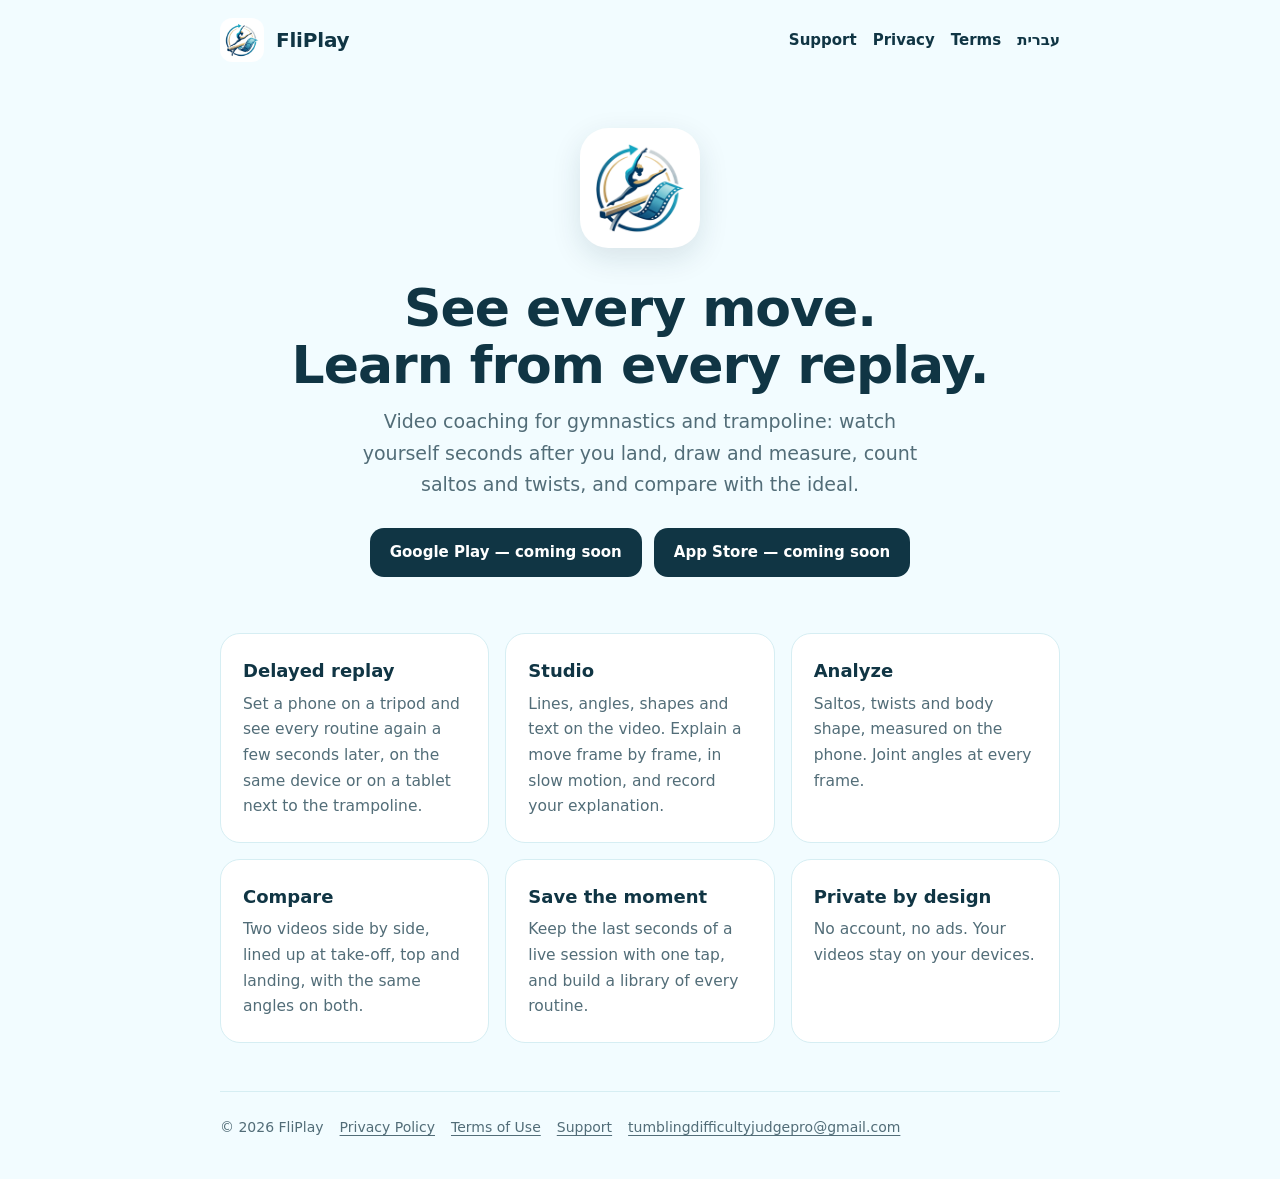
<file: index.html>
<!doctype html>
<html lang="en">
<head>
<meta charset="utf-8">
<meta name="viewport" content="width=device-width, initial-scale=1">
<title>FliPlay — Gymnastics video coaching</title>
<meta name="description" content="FliPlay: delayed replay, drawing tools, salto and twist analysis and side-by-side comparison for gymnastics coaches and athletes.">
<link rel="icon" href="favicon.png">
<link rel="stylesheet" href="style.css">
</head>
<body>
<div class="wrap">
  <header class="top">
    <img src="icon.png" alt=""><span class="name">FliPlay</span>
    <nav><a href="support.html">Support</a><a href="privacy.html">Privacy</a><a href="terms.html">Terms</a><a href="he/" lang="he">עברית</a></nav>
  </header>

  <section class="hero">
    <img src="icon.png" alt="FliPlay icon">
    <h1>See every move.<br>Learn from every replay.</h1>
    <p>Video coaching for gymnastics and trampoline: watch yourself seconds after you land, draw and measure, count saltos and twists, and compare with the ideal.</p>
    <div class="stores"><span>Google Play — coming soon</span><span>App Store — coming soon</span></div>
  </section>

  <section class="grid">
    <div class="card"><h3>Delayed replay</h3><p>Set a phone on a tripod and see every routine again a few seconds later, on the same device or on a tablet next to the trampoline.</p></div>
    <div class="card"><h3>Studio</h3><p>Lines, angles, shapes and text on the video. Explain a move frame by frame, in slow motion, and record your explanation.</p></div>
    <div class="card"><h3>Analyze</h3><p>Saltos, twists and body shape, measured on the phone. Joint angles at every frame.</p></div>
    <div class="card"><h3>Compare</h3><p>Two videos side by side, lined up at take-off, top and landing, with the same angles on both.</p></div>
    <div class="card"><h3>Save the moment</h3><p>Keep the last seconds of a live session with one tap, and build a library of every routine.</p></div>
    <div class="card"><h3>Private by design</h3><p>No account, no ads. Your videos stay on your devices.</p></div>
  </section>

  <footer><span>© 2026 FliPlay</span><a href="privacy.html">Privacy Policy</a><a href="terms.html">Terms of Use</a><a href="support.html">Support</a><a href="mailto:tumblingdifficultyjudgepro@gmail.com">tumblingdifficultyjudgepro@gmail.com</a></footer>
</div>
</body>
</html>
</file>
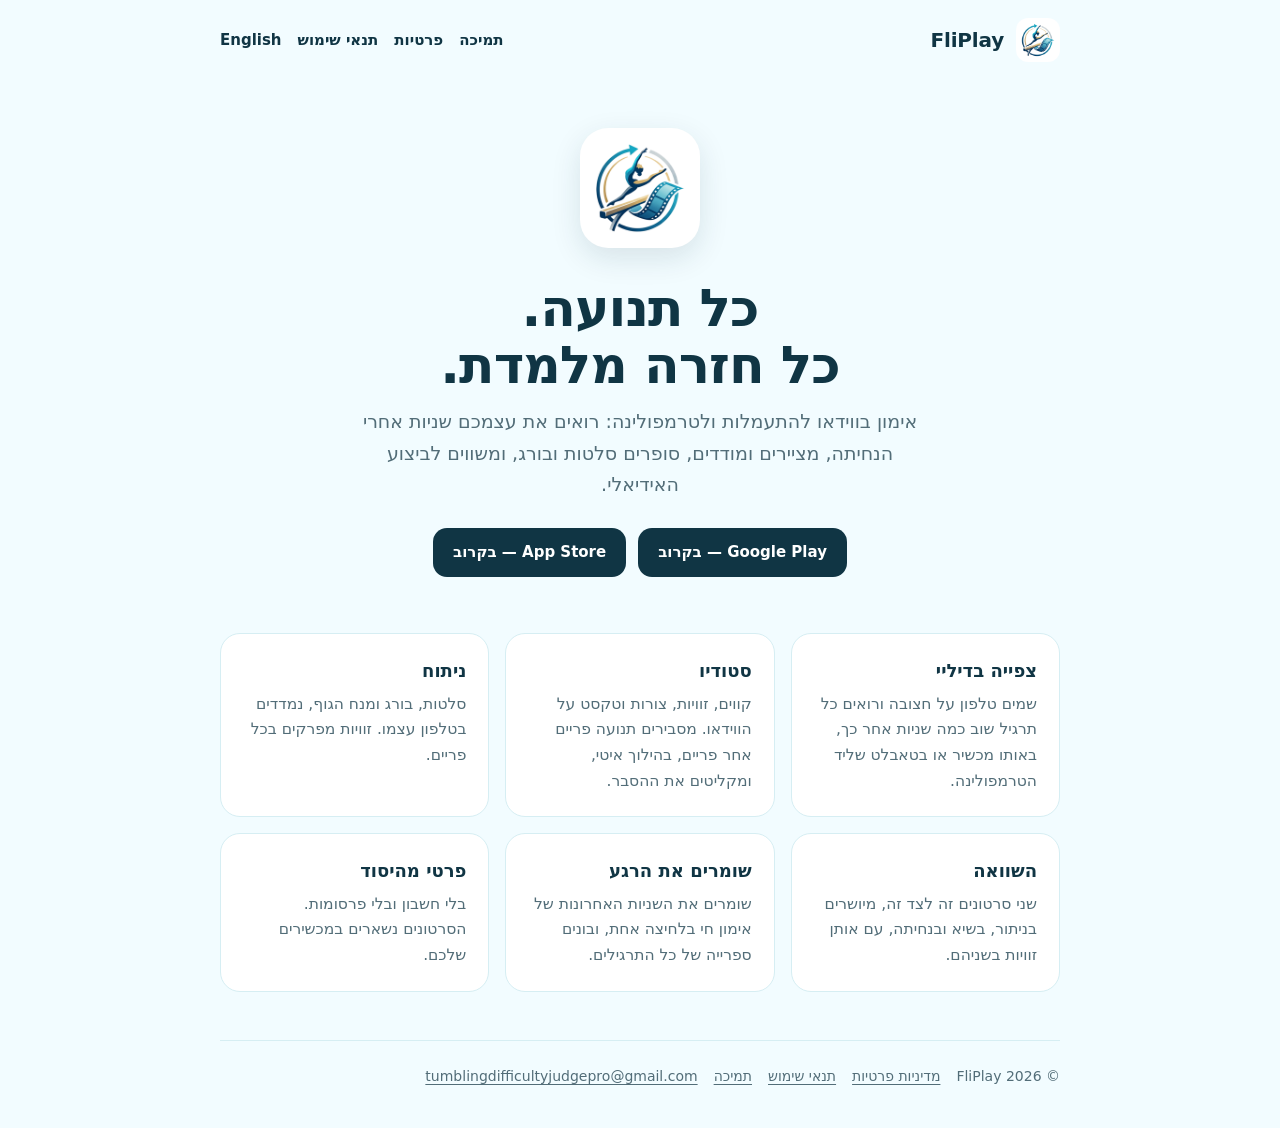
<file: he/index.html>
<!doctype html>
<html lang="he" dir="rtl">
<head>
<meta charset="utf-8">
<meta name="viewport" content="width=device-width, initial-scale=1">
<title>FliPlay — אימון התעמלות בווידאו</title>
<meta name="description" content="FliPlay: צפייה בדיליי, כלי ציור ומדידה, ספירת סלטות ובורג והשוואה בין סרטונים, למאמני ומתעמלי התעמלות וטרמפולינה.">
<link rel="icon" href="../favicon.png">
<link rel="stylesheet" href="../style.css">
</head>
<body dir="rtl">
<div class="wrap">
  <header class="top">
    <img src="../icon.png" alt=""><span class="name">FliPlay</span>
    <nav><a href="support.html">תמיכה</a><a href="privacy.html">פרטיות</a><a href="terms.html">תנאי שימוש</a><a href="../" lang="en">English</a></nav>
  </header>

  <section class="hero">
    <img src="../icon.png" alt="הסמל של FliPlay">
    <h1>כל תנועה.<br>כל חזרה מלמדת.</h1>
    <p>אימון בווידאו להתעמלות ולטרמפולינה: רואים את עצמכם שניות אחרי הנחיתה, מציירים ומודדים, סופרים סלטות ובורג, ומשווים לביצוע האידיאלי.</p>
    <div class="stores"><span>Google Play — בקרוב</span><span>App Store — בקרוב</span></div>
  </section>

  <section class="grid">
    <div class="card"><h3>צפייה בדיליי</h3><p>שמים טלפון על חצובה ורואים כל תרגיל שוב כמה שניות אחר כך, באותו מכשיר או בטאבלט שליד הטרמפולינה.</p></div>
    <div class="card"><h3>סטודיו</h3><p>קווים, זוויות, צורות וטקסט על הווידאו. מסבירים תנועה פריים אחר פריים, בהילוך איטי, ומקליטים את ההסבר.</p></div>
    <div class="card"><h3>ניתוח</h3><p>סלטות, בורג ומנח הגוף, נמדדים בטלפון עצמו. זוויות מפרקים בכל פריים.</p></div>
    <div class="card"><h3>השוואה</h3><p>שני סרטונים זה לצד זה, מיושרים בניתור, בשיא ובנחיתה, עם אותן זוויות בשניהם.</p></div>
    <div class="card"><h3>שומרים את הרגע</h3><p>שומרים את השניות האחרונות של אימון חי בלחיצה אחת, ובונים ספרייה של כל התרגילים.</p></div>
    <div class="card"><h3>פרטי מהיסוד</h3><p>בלי חשבון ובלי פרסומות. הסרטונים נשארים במכשירים שלכם.</p></div>
  </section>

  <footer><span>© 2026 FliPlay</span><a href="privacy.html">מדיניות פרטיות</a><a href="terms.html">תנאי שימוש</a><a href="support.html">תמיכה</a><a href="mailto:tumblingdifficultyjudgepro@gmail.com">tumblingdifficultyjudgepro@gmail.com</a></footer>
</div>
</body>
</html>
</file>
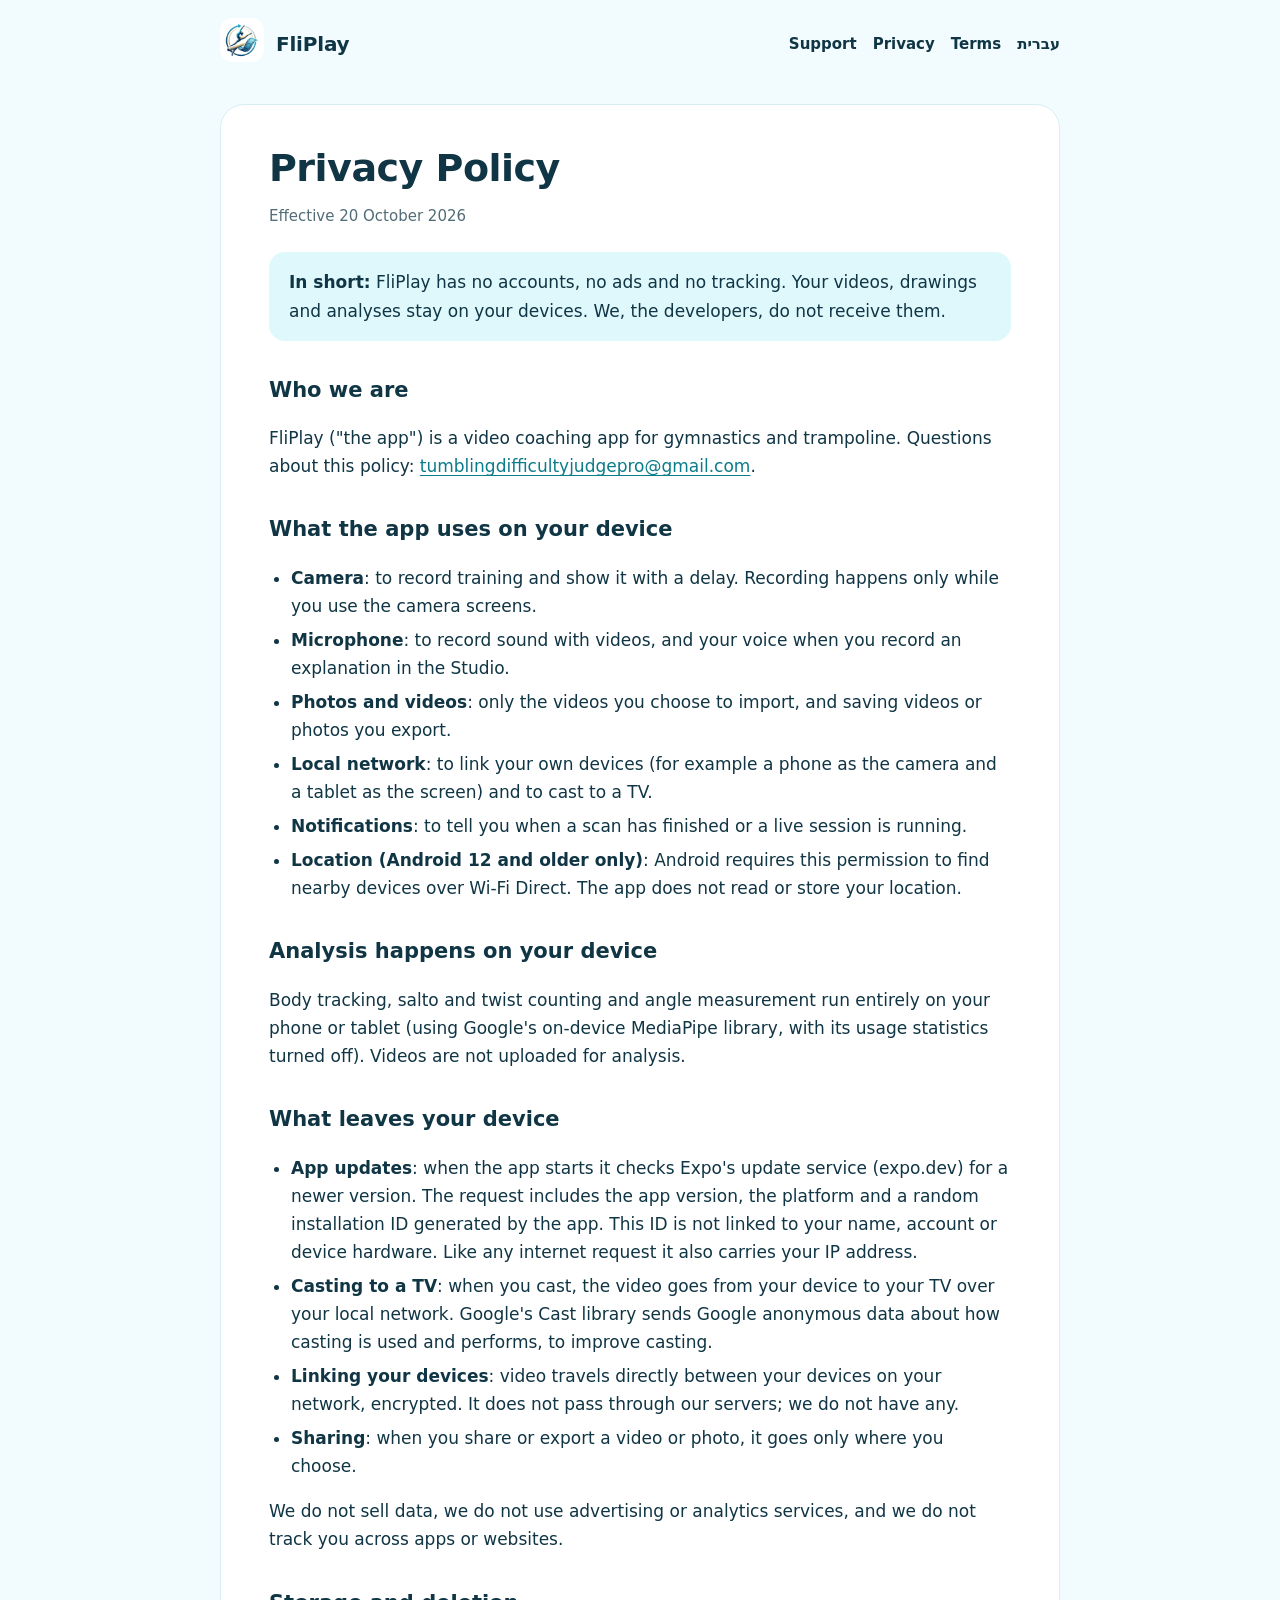
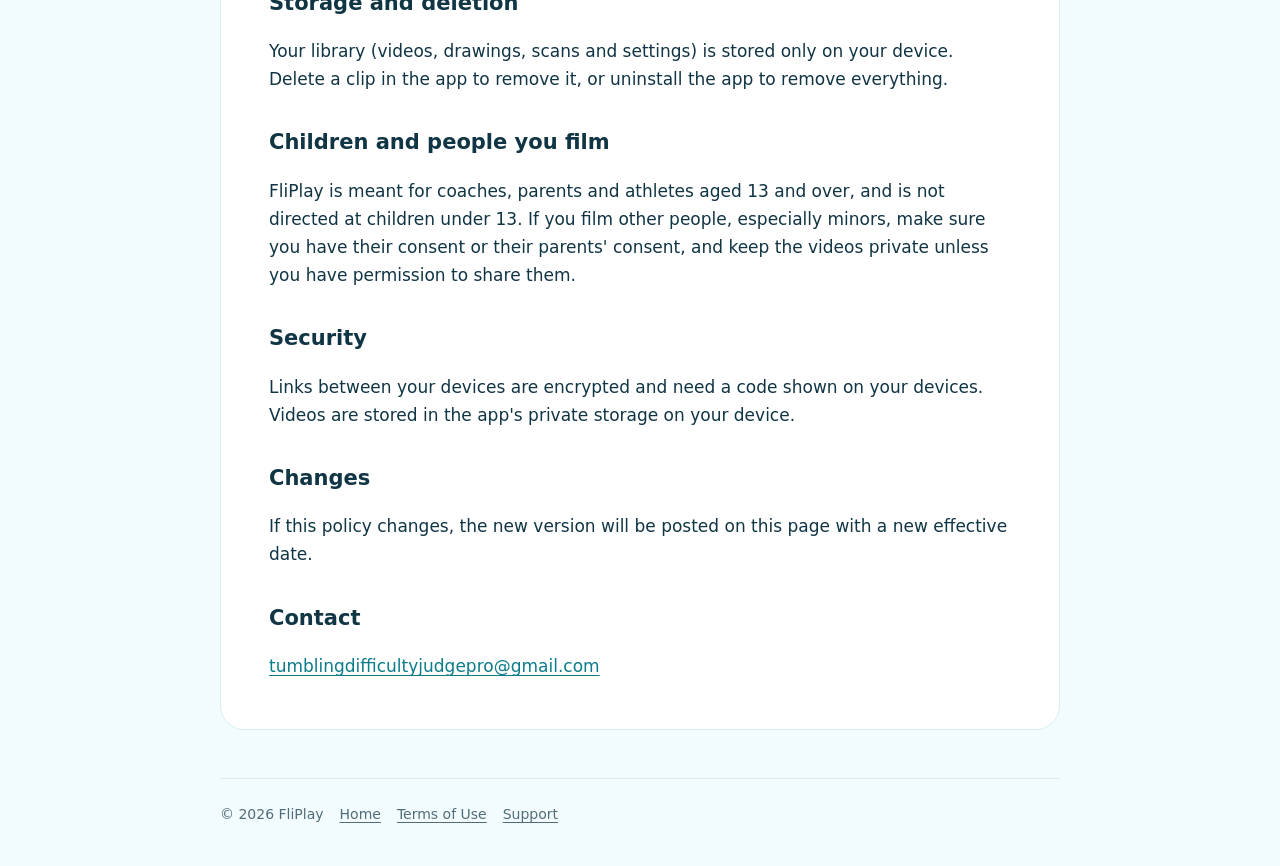
<file: privacy.html>
<!doctype html>
<html lang="en">
<head>
<meta charset="utf-8">
<meta name="viewport" content="width=device-width, initial-scale=1">
<title>Privacy Policy — FliPlay</title>
<link rel="icon" href="favicon.png">
<link rel="stylesheet" href="style.css">
</head>
<body>
<div class="wrap">
  <header class="top">
    <a href="./"><img src="icon.png" alt="FliPlay"></a><span class="name">FliPlay</span>
    <nav><a href="support.html">Support</a><a href="privacy.html">Privacy</a><a href="terms.html">Terms</a><a href="he/privacy.html" lang="he">עברית</a></nav>
  </header>

  <article class="doc">
    <h1>Privacy Policy</h1>
    <p class="date">Effective 20 October 2026</p>

    <p class="summary"><strong>In short:</strong> FliPlay has no accounts, no ads and no tracking. Your videos, drawings and analyses stay on your devices. We, the developers, do not receive them.</p>

    <h2>Who we are</h2>
    <p>FliPlay ("the app") is a video coaching app for gymnastics and trampoline. Questions about this policy: <a href="mailto:tumblingdifficultyjudgepro@gmail.com">tumblingdifficultyjudgepro@gmail.com</a>.</p>

    <h2>What the app uses on your device</h2>
    <ul>
      <li><strong>Camera</strong>: to record training and show it with a delay. Recording happens only while you use the camera screens.</li>
      <li><strong>Microphone</strong>: to record sound with videos, and your voice when you record an explanation in the Studio.</li>
      <li><strong>Photos and videos</strong>: only the videos you choose to import, and saving videos or photos you export.</li>
      <li><strong>Local network</strong>: to link your own devices (for example a phone as the camera and a tablet as the screen) and to cast to a TV.</li>
      <li><strong>Notifications</strong>: to tell you when a scan has finished or a live session is running.</li>
      <li><strong>Location (Android 12 and older only)</strong>: Android requires this permission to find nearby devices over Wi-Fi Direct. The app does not read or store your location.</li>
    </ul>

    <h2>Analysis happens on your device</h2>
    <p>Body tracking, salto and twist counting and angle measurement run entirely on your phone or tablet (using Google's on-device MediaPipe library, with its usage statistics turned off). Videos are not uploaded for analysis.</p>

    <h2>What leaves your device</h2>
    <ul>
      <li><strong>App updates</strong>: when the app starts it checks Expo's update service (expo.dev) for a newer version. The request includes the app version, the platform and a random installation ID generated by the app. This ID is not linked to your name, account or device hardware. Like any internet request it also carries your IP address.</li>
      <li><strong>Casting to a TV</strong>: when you cast, the video goes from your device to your TV over your local network. Google's Cast library sends Google anonymous data about how casting is used and performs, to improve casting.</li>
      <li><strong>Linking your devices</strong>: video travels directly between your devices on your network, encrypted. It does not pass through our servers; we do not have any.</li>
      <li><strong>Sharing</strong>: when you share or export a video or photo, it goes only where you choose.</li>
    </ul>
    <p>We do not sell data, we do not use advertising or analytics services, and we do not track you across apps or websites.</p>

    <h2>Storage and deletion</h2>
    <p>Your library (videos, drawings, scans and settings) is stored only on your device. Delete a clip in the app to remove it, or uninstall the app to remove everything.</p>

    <h2>Children and people you film</h2>
    <p>FliPlay is meant for coaches, parents and athletes aged 13 and over, and is not directed at children under 13. If you film other people, especially minors, make sure you have their consent or their parents' consent, and keep the videos private unless you have permission to share them.</p>

    <h2>Security</h2>
    <p>Links between your devices are encrypted and need a code shown on your devices. Videos are stored in the app's private storage on your device.</p>

    <h2>Changes</h2>
    <p>If this policy changes, the new version will be posted on this page with a new effective date.</p>

    <h2>Contact</h2>
    <p><a href="mailto:tumblingdifficultyjudgepro@gmail.com">tumblingdifficultyjudgepro@gmail.com</a></p>
  </article>

  <footer><span>© 2026 FliPlay</span><a href="./">Home</a><a href="terms.html">Terms of Use</a><a href="support.html">Support</a></footer>
</div>
</body>
</html>
</file>
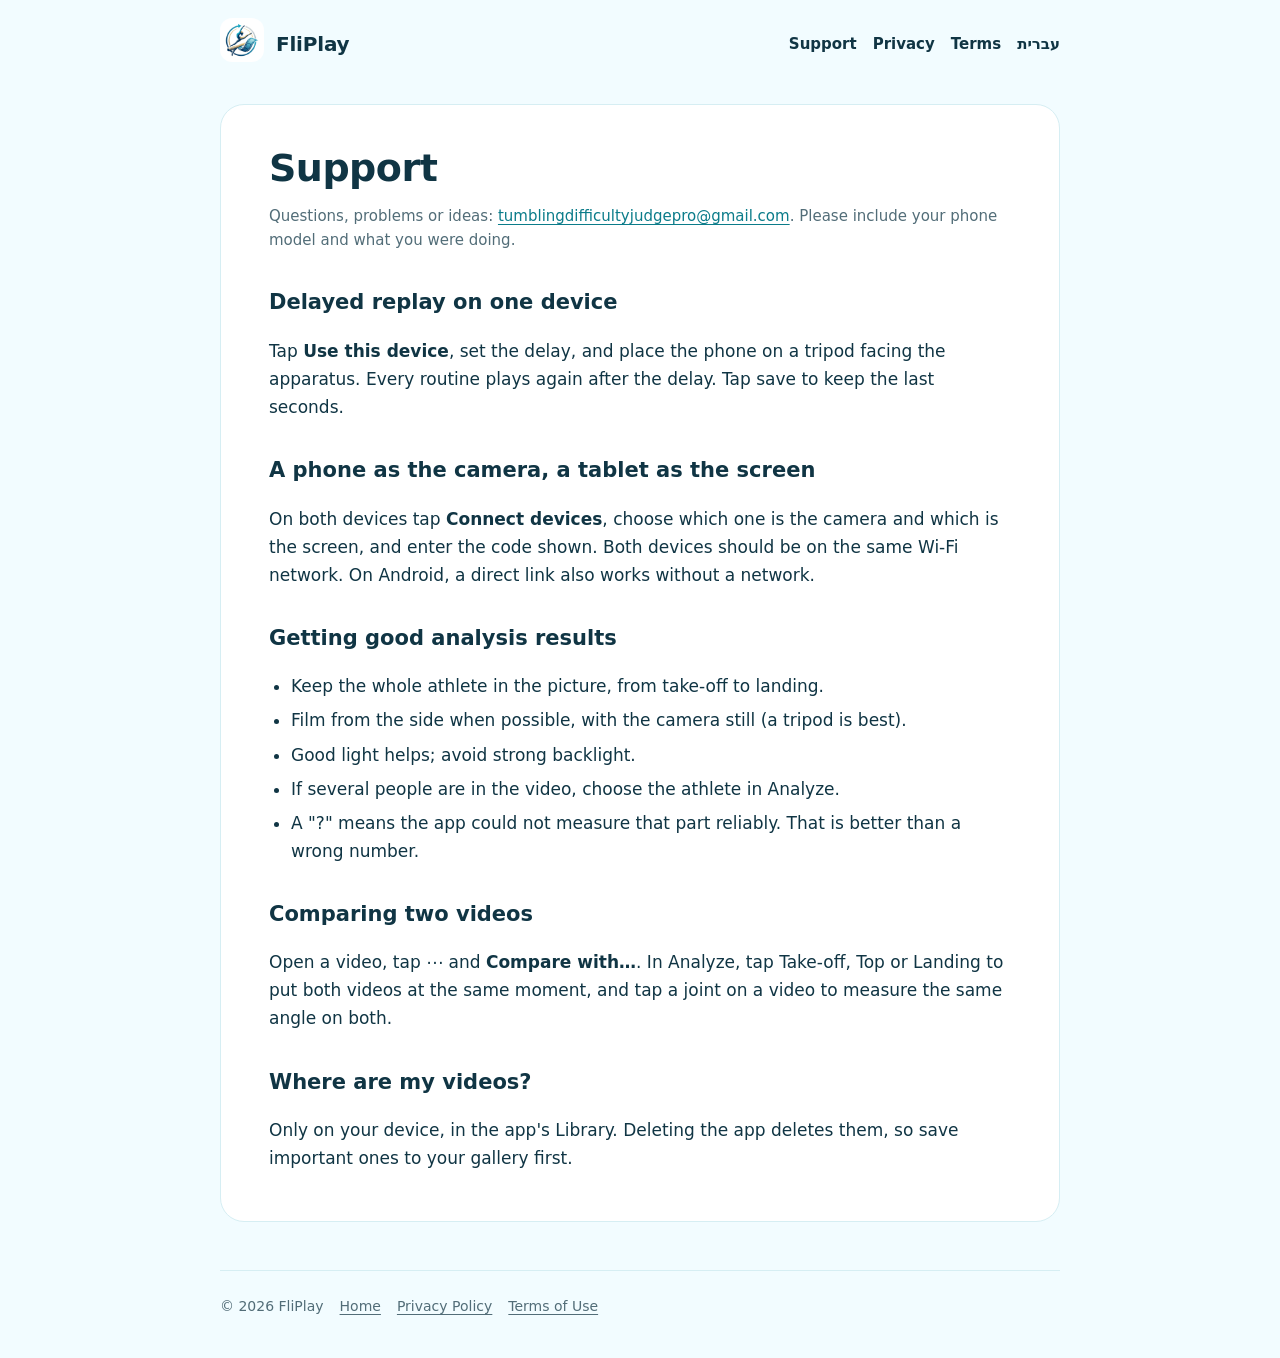
<file: support.html>
<!doctype html>
<html lang="en">
<head>
<meta charset="utf-8">
<meta name="viewport" content="width=device-width, initial-scale=1">
<title>Support — FliPlay</title>
<link rel="icon" href="favicon.png">
<link rel="stylesheet" href="style.css">
</head>
<body>
<div class="wrap">
  <header class="top">
    <a href="./"><img src="icon.png" alt="FliPlay"></a><span class="name">FliPlay</span>
    <nav><a href="support.html">Support</a><a href="privacy.html">Privacy</a><a href="terms.html">Terms</a><a href="he/support.html" lang="he">עברית</a></nav>
  </header>

  <article class="doc">
    <h1>Support</h1>
    <p class="date">Questions, problems or ideas: <a href="mailto:tumblingdifficultyjudgepro@gmail.com">tumblingdifficultyjudgepro@gmail.com</a>. Please include your phone model and what you were doing.</p>

    <h2>Delayed replay on one device</h2>
    <p>Tap <strong>Use this device</strong>, set the delay, and place the phone on a tripod facing the apparatus. Every routine plays again after the delay. Tap save to keep the last seconds.</p>

    <h2>A phone as the camera, a tablet as the screen</h2>
    <p>On both devices tap <strong>Connect devices</strong>, choose which one is the camera and which is the screen, and enter the code shown. Both devices should be on the same Wi-Fi network. On Android, a direct link also works without a network.</p>

    <h2>Getting good analysis results</h2>
    <ul>
      <li>Keep the whole athlete in the picture, from take-off to landing.</li>
      <li>Film from the side when possible, with the camera still (a tripod is best).</li>
      <li>Good light helps; avoid strong backlight.</li>
      <li>If several people are in the video, choose the athlete in Analyze.</li>
      <li>A "?" means the app could not measure that part reliably. That is better than a wrong number.</li>
    </ul>

    <h2>Comparing two videos</h2>
    <p>Open a video, tap ⋯ and <strong>Compare with…</strong>. In Analyze, tap Take-off, Top or Landing to put both videos at the same moment, and tap a joint on a video to measure the same angle on both.</p>

    <h2>Where are my videos?</h2>
    <p>Only on your device, in the app's Library. Deleting the app deletes them, so save important ones to your gallery first.</p>
  </article>

  <footer><span>© 2026 FliPlay</span><a href="./">Home</a><a href="privacy.html">Privacy Policy</a><a href="terms.html">Terms of Use</a></footer>
</div>
</body>
</html>
</file>
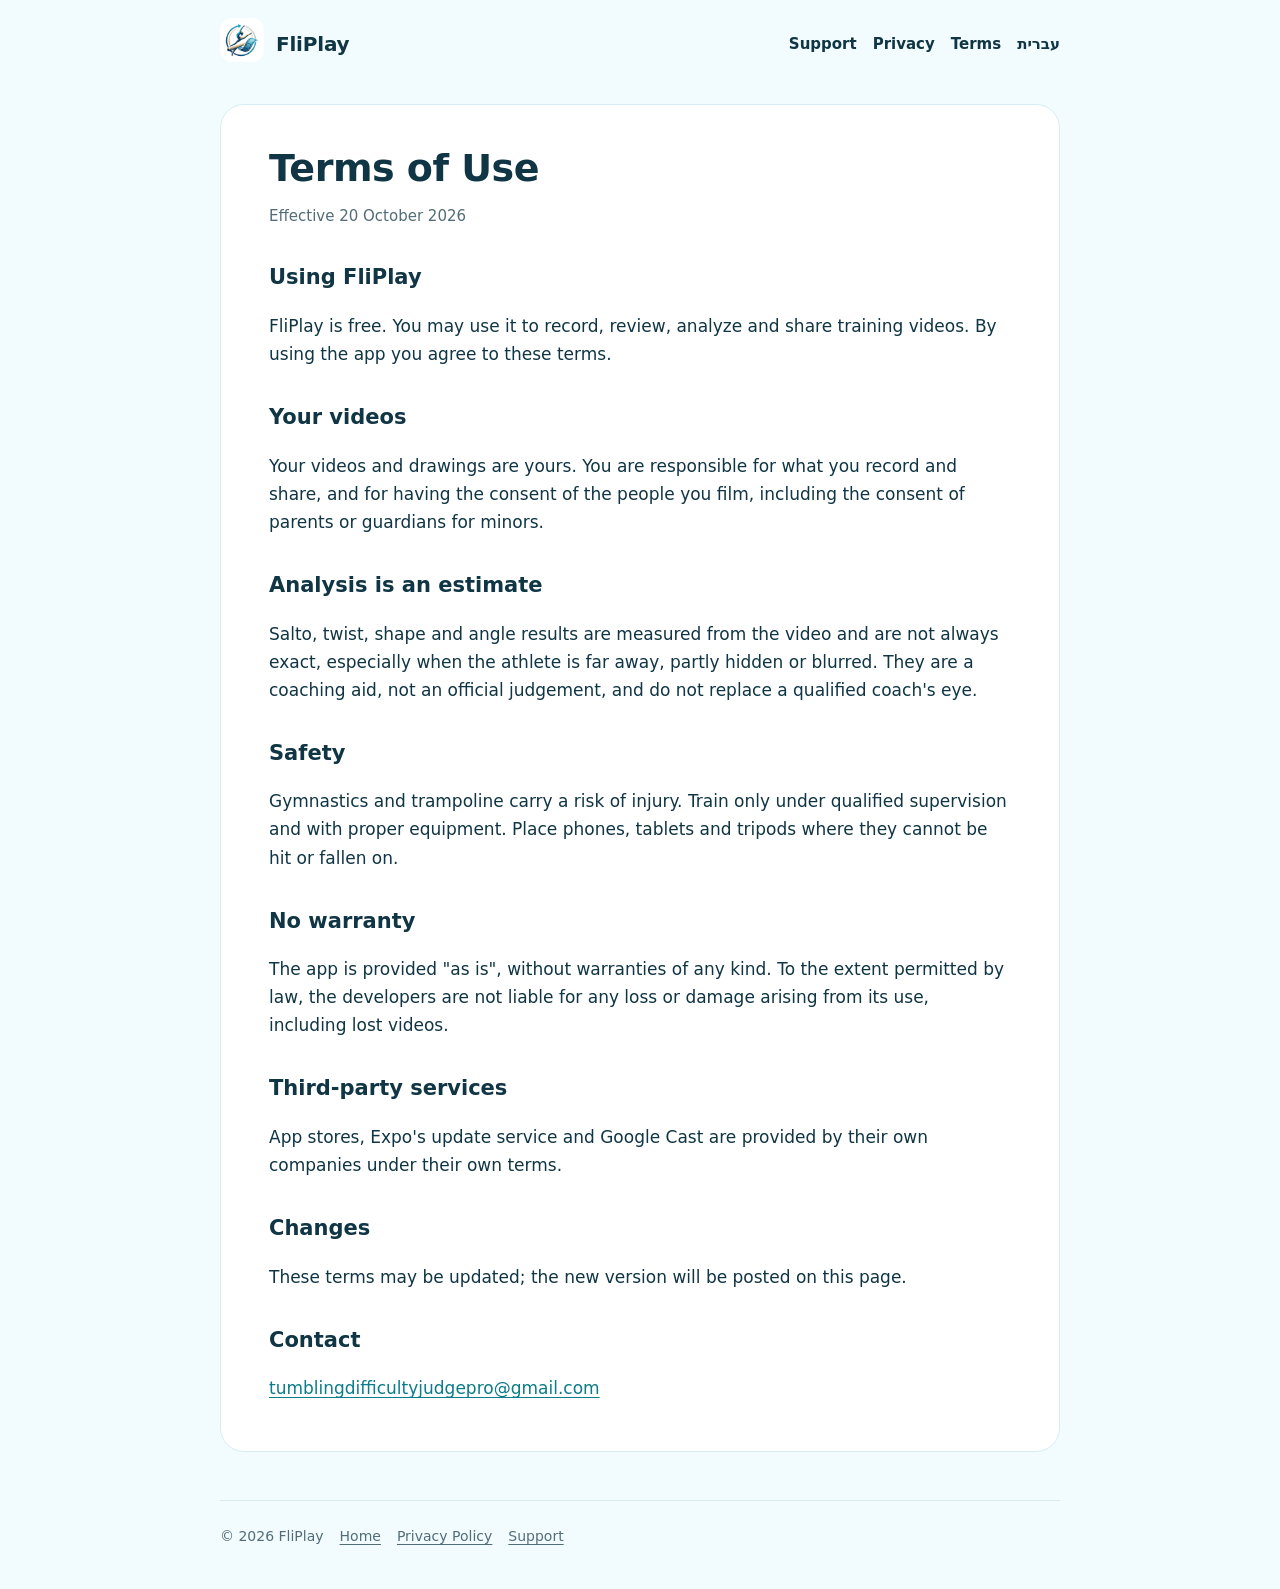
<file: terms.html>
<!doctype html>
<html lang="en">
<head>
<meta charset="utf-8">
<meta name="viewport" content="width=device-width, initial-scale=1">
<title>Terms of Use — FliPlay</title>
<link rel="icon" href="favicon.png">
<link rel="stylesheet" href="style.css">
</head>
<body>
<div class="wrap">
  <header class="top">
    <a href="./"><img src="icon.png" alt="FliPlay"></a><span class="name">FliPlay</span>
    <nav><a href="support.html">Support</a><a href="privacy.html">Privacy</a><a href="terms.html">Terms</a><a href="he/terms.html" lang="he">עברית</a></nav>
  </header>

  <article class="doc">
    <h1>Terms of Use</h1>
    <p class="date">Effective 20 October 2026</p>

    <h2>Using FliPlay</h2>
    <p>FliPlay is free. You may use it to record, review, analyze and share training videos. By using the app you agree to these terms.</p>

    <h2>Your videos</h2>
    <p>Your videos and drawings are yours. You are responsible for what you record and share, and for having the consent of the people you film, including the consent of parents or guardians for minors.</p>

    <h2>Analysis is an estimate</h2>
    <p>Salto, twist, shape and angle results are measured from the video and are not always exact, especially when the athlete is far away, partly hidden or blurred. They are a coaching aid, not an official judgement, and do not replace a qualified coach's eye.</p>

    <h2>Safety</h2>
    <p>Gymnastics and trampoline carry a risk of injury. Train only under qualified supervision and with proper equipment. Place phones, tablets and tripods where they cannot be hit or fallen on.</p>

    <h2>No warranty</h2>
    <p>The app is provided "as is", without warranties of any kind. To the extent permitted by law, the developers are not liable for any loss or damage arising from its use, including lost videos.</p>

    <h2>Third-party services</h2>
    <p>App stores, Expo's update service and Google Cast are provided by their own companies under their own terms.</p>

    <h2>Changes</h2>
    <p>These terms may be updated; the new version will be posted on this page.</p>

    <h2>Contact</h2>
    <p><a href="mailto:tumblingdifficultyjudgepro@gmail.com">tumblingdifficultyjudgepro@gmail.com</a></p>
  </article>

  <footer><span>© 2026 FliPlay</span><a href="./">Home</a><a href="privacy.html">Privacy Policy</a><a href="support.html">Support</a></footer>
</div>
</body>
</html>
</file>
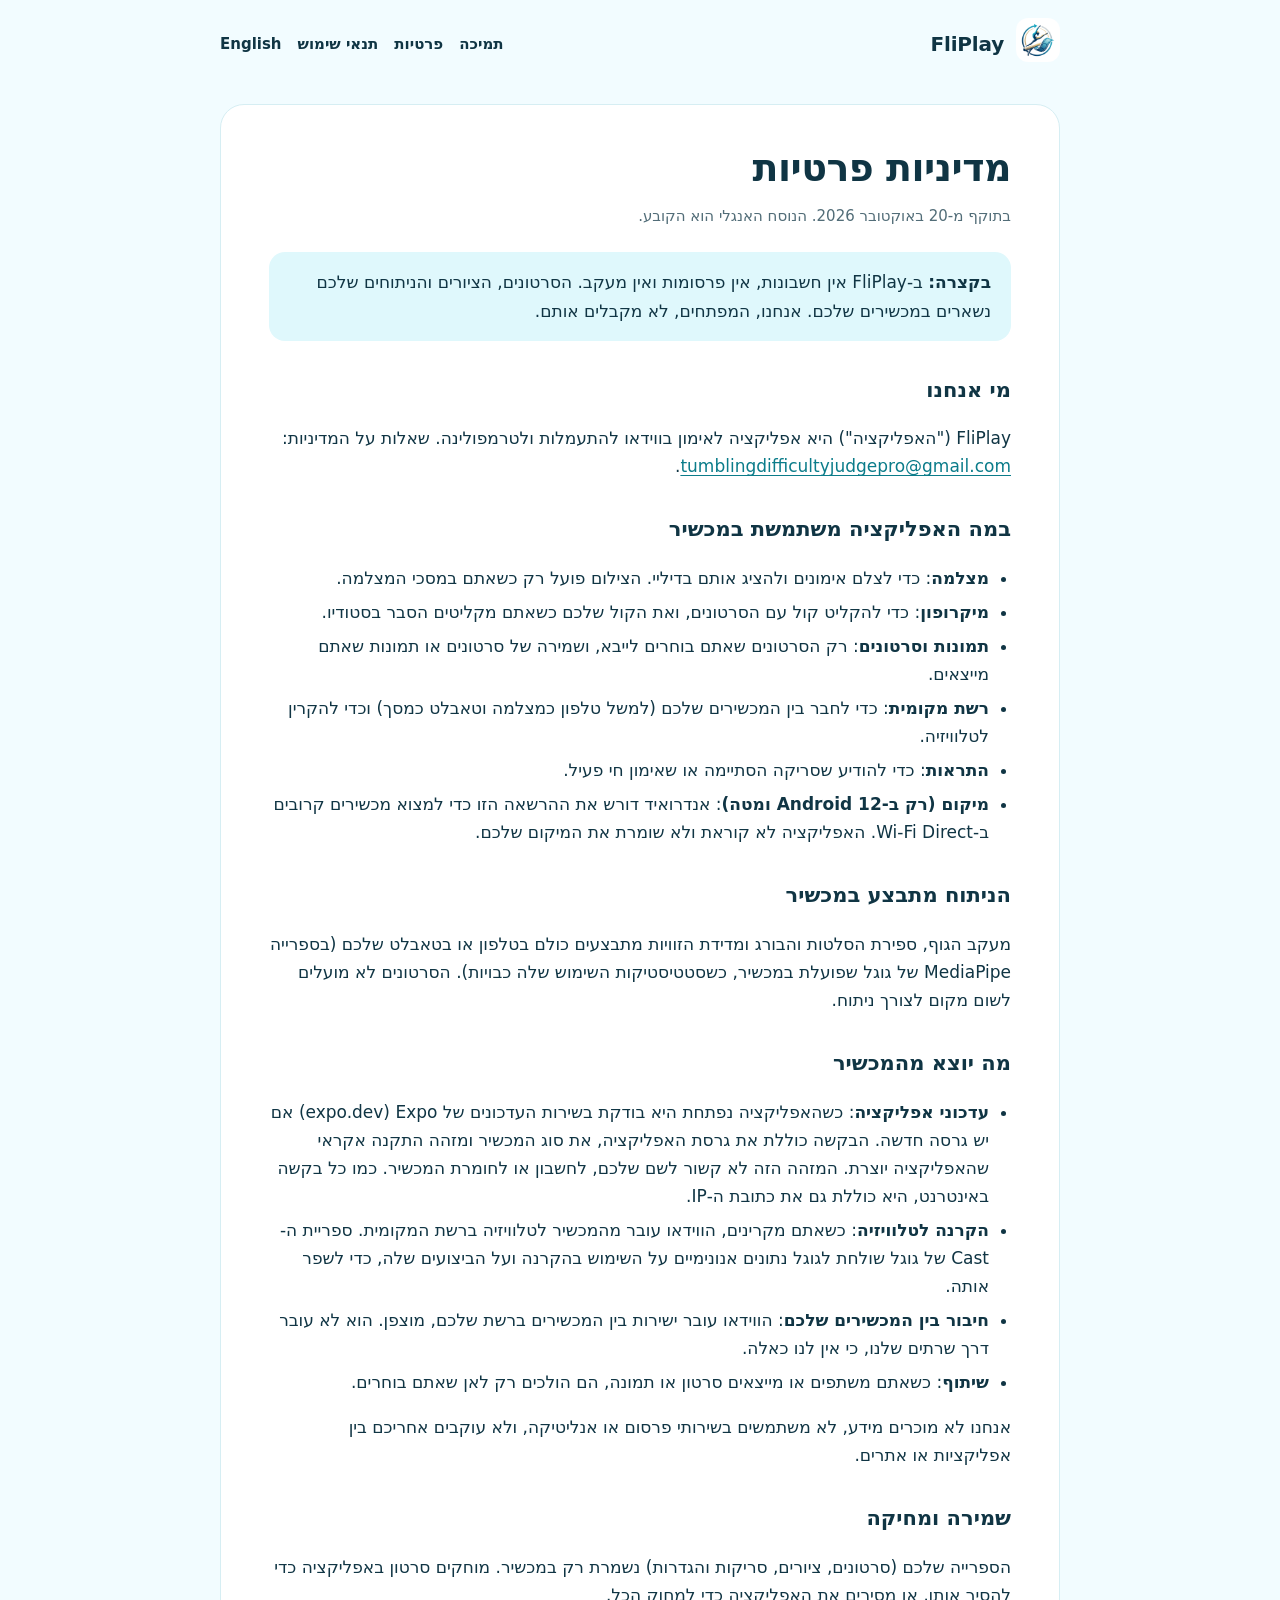
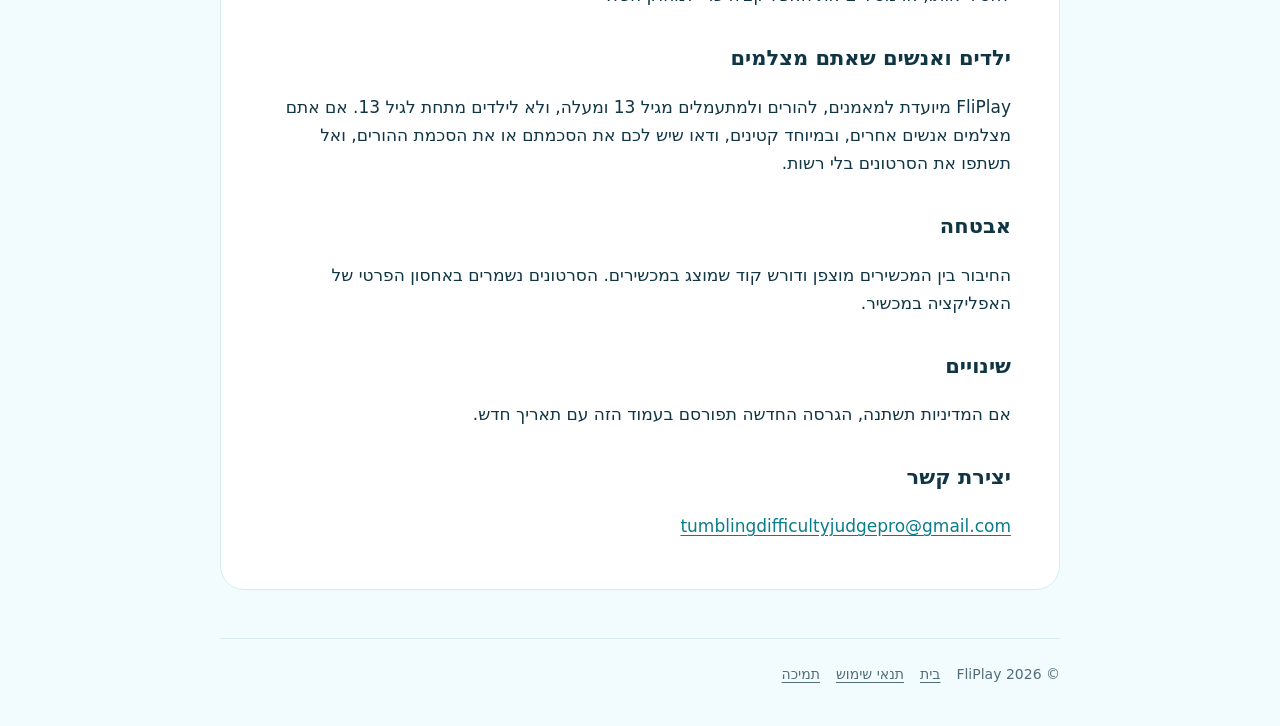
<file: he/privacy.html>
<!doctype html>
<html lang="he" dir="rtl">
<head>
<meta charset="utf-8">
<meta name="viewport" content="width=device-width, initial-scale=1">
<title>מדיניות פרטיות — FliPlay</title>
<link rel="icon" href="../favicon.png">
<link rel="stylesheet" href="../style.css">
</head>
<body dir="rtl">
<div class="wrap">
  <header class="top">
    <a href="./"><img src="../icon.png" alt="FliPlay"></a><span class="name">FliPlay</span>
    <nav><a href="support.html">תמיכה</a><a href="privacy.html">פרטיות</a><a href="terms.html">תנאי שימוש</a><a href="../privacy.html" lang="en">English</a></nav>
  </header>

  <article class="doc">
    <h1>מדיניות פרטיות</h1>
    <p class="date">בתוקף מ-20 באוקטובר 2026. הנוסח האנגלי הוא הקובע.</p>

    <p class="summary"><strong>בקצרה:</strong> ב-FliPlay אין חשבונות, אין פרסומות ואין מעקב. הסרטונים, הציורים והניתוחים שלכם נשארים במכשירים שלכם. אנחנו, המפתחים, לא מקבלים אותם.</p>

    <h2>מי אנחנו</h2>
    <p>‏FliPlay ("האפליקציה") היא אפליקציה לאימון בווידאו להתעמלות ולטרמפולינה. שאלות על המדיניות: <a href="mailto:tumblingdifficultyjudgepro@gmail.com">tumblingdifficultyjudgepro@gmail.com</a>.</p>

    <h2>במה האפליקציה משתמשת במכשיר</h2>
    <ul>
      <li><strong>מצלמה</strong>: כדי לצלם אימונים ולהציג אותם בדיליי. הצילום פועל רק כשאתם במסכי המצלמה.</li>
      <li><strong>מיקרופון</strong>: כדי להקליט קול עם הסרטונים, ואת הקול שלכם כשאתם מקליטים הסבר בסטודיו.</li>
      <li><strong>תמונות וסרטונים</strong>: רק הסרטונים שאתם בוחרים לייבא, ושמירה של סרטונים או תמונות שאתם מייצאים.</li>
      <li><strong>רשת מקומית</strong>: כדי לחבר בין המכשירים שלכם (למשל טלפון כמצלמה וטאבלט כמסך) וכדי להקרין לטלוויזיה.</li>
      <li><strong>התראות</strong>: כדי להודיע שסריקה הסתיימה או שאימון חי פעיל.</li>
      <li><strong>מיקום (רק ב-Android 12 ומטה)</strong>: אנדרואיד דורש את ההרשאה הזו כדי למצוא מכשירים קרובים ב-Wi-Fi Direct. האפליקציה לא קוראת ולא שומרת את המיקום שלכם.</li>
    </ul>

    <h2>הניתוח מתבצע במכשיר</h2>
    <p>מעקב הגוף, ספירת הסלטות והבורג ומדידת הזוויות מתבצעים כולם בטלפון או בטאבלט שלכם (בספרייה MediaPipe של גוגל שפועלת במכשיר, כשסטטיסטיקות השימוש שלה כבויות). הסרטונים לא מועלים לשום מקום לצורך ניתוח.</p>

    <h2>מה יוצא מהמכשיר</h2>
    <ul>
      <li><strong>עדכוני אפליקציה</strong>: כשהאפליקציה נפתחת היא בודקת בשירות העדכונים של Expo ‏(expo.dev) אם יש גרסה חדשה. הבקשה כוללת את גרסת האפליקציה, את סוג המכשיר ומזהה התקנה אקראי שהאפליקציה יוצרת. המזהה הזה לא קשור לשם שלכם, לחשבון או לחומרת המכשיר. כמו כל בקשה באינטרנט, היא כוללת גם את כתובת ה-IP.</li>
      <li><strong>הקרנה לטלוויזיה</strong>: כשאתם מקרינים, הווידאו עובר מהמכשיר לטלוויזיה ברשת המקומית. ספריית ה-Cast של גוגל שולחת לגוגל נתונים אנונימיים על השימוש בהקרנה ועל הביצועים שלה, כדי לשפר אותה.</li>
      <li><strong>חיבור בין המכשירים שלכם</strong>: הווידאו עובר ישירות בין המכשירים ברשת שלכם, מוצפן. הוא לא עובר דרך שרתים שלנו, כי אין לנו כאלה.</li>
      <li><strong>שיתוף</strong>: כשאתם משתפים או מייצאים סרטון או תמונה, הם הולכים רק לאן שאתם בוחרים.</li>
    </ul>
    <p>אנחנו לא מוכרים מידע, לא משתמשים בשירותי פרסום או אנליטיקה, ולא עוקבים אחריכם בין אפליקציות או אתרים.</p>

    <h2>שמירה ומחיקה</h2>
    <p>הספרייה שלכם (סרטונים, ציורים, סריקות והגדרות) נשמרת רק במכשיר. מוחקים סרטון באפליקציה כדי להסיר אותו, או מסירים את האפליקציה כדי למחוק הכל.</p>

    <h2>ילדים ואנשים שאתם מצלמים</h2>
    <p>‏FliPlay מיועדת למאמנים, להורים ולמתעמלים מגיל 13 ומעלה, ולא לילדים מתחת לגיל 13. אם אתם מצלמים אנשים אחרים, ובמיוחד קטינים, ודאו שיש לכם את הסכמתם או את הסכמת ההורים, ואל תשתפו את הסרטונים בלי רשות.</p>

    <h2>אבטחה</h2>
    <p>החיבור בין המכשירים מוצפן ודורש קוד שמוצג במכשירים. הסרטונים נשמרים באחסון הפרטי של האפליקציה במכשיר.</p>

    <h2>שינויים</h2>
    <p>אם המדיניות תשתנה, הגרסה החדשה תפורסם בעמוד הזה עם תאריך חדש.</p>

    <h2>יצירת קשר</h2>
    <p><a href="mailto:tumblingdifficultyjudgepro@gmail.com">tumblingdifficultyjudgepro@gmail.com</a></p>
  </article>

  <footer><span>© 2026 FliPlay</span><a href="./">בית</a><a href="terms.html">תנאי שימוש</a><a href="support.html">תמיכה</a></footer>
</div>
</body>
</html>
</file>
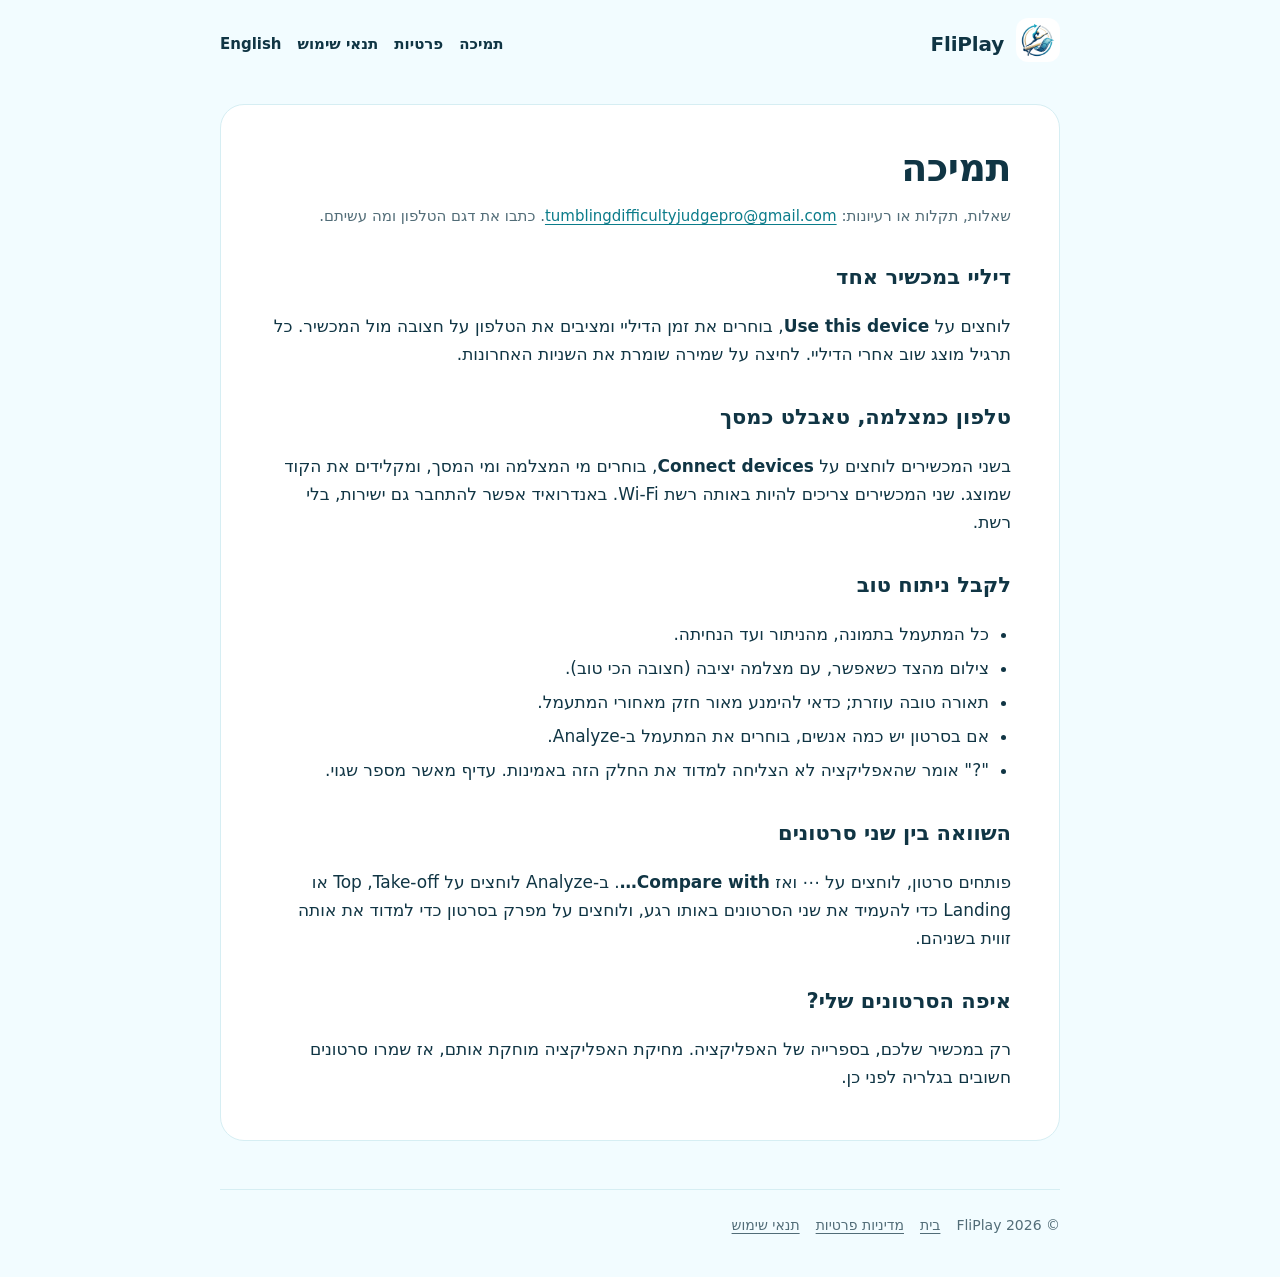
<file: he/support.html>
<!doctype html>
<html lang="he" dir="rtl">
<head>
<meta charset="utf-8">
<meta name="viewport" content="width=device-width, initial-scale=1">
<title>תמיכה — FliPlay</title>
<link rel="icon" href="../favicon.png">
<link rel="stylesheet" href="../style.css">
</head>
<body dir="rtl">
<div class="wrap">
  <header class="top">
    <a href="./"><img src="../icon.png" alt="FliPlay"></a><span class="name">FliPlay</span>
    <nav><a href="support.html">תמיכה</a><a href="privacy.html">פרטיות</a><a href="terms.html">תנאי שימוש</a><a href="../support.html" lang="en">English</a></nav>
  </header>

  <article class="doc">
    <h1>תמיכה</h1>
    <p class="date">שאלות, תקלות או רעיונות: <a href="mailto:tumblingdifficultyjudgepro@gmail.com">tumblingdifficultyjudgepro@gmail.com</a>. כתבו את דגם הטלפון ומה עשיתם.</p>

    <h2>דיליי במכשיר אחד</h2>
    <p>לוחצים על <strong>Use this device</strong>, בוחרים את זמן הדיליי ומציבים את הטלפון על חצובה מול המכשיר. כל תרגיל מוצג שוב אחרי הדיליי. לחיצה על שמירה שומרת את השניות האחרונות.</p>

    <h2>טלפון כמצלמה, טאבלט כמסך</h2>
    <p>בשני המכשירים לוחצים על <strong>Connect devices</strong>, בוחרים מי המצלמה ומי המסך, ומקלידים את הקוד שמוצג. שני המכשירים צריכים להיות באותה רשת Wi-Fi. באנדרואיד אפשר להתחבר גם ישירות, בלי רשת.</p>

    <h2>לקבל ניתוח טוב</h2>
    <ul>
      <li>כל המתעמל בתמונה, מהניתור ועד הנחיתה.</li>
      <li>צילום מהצד כשאפשר, עם מצלמה יציבה (חצובה הכי טוב).</li>
      <li>תאורה טובה עוזרת; כדאי להימנע מאור חזק מאחורי המתעמל.</li>
      <li>אם בסרטון יש כמה אנשים, בוחרים את המתעמל ב-Analyze.</li>
      <li>"?" אומר שהאפליקציה לא הצליחה למדוד את החלק הזה באמינות. עדיף מאשר מספר שגוי.</li>
    </ul>

    <h2>השוואה בין שני סרטונים</h2>
    <p>פותחים סרטון, לוחצים על ⋯ ואז <strong>Compare with…</strong>. ב-Analyze לוחצים על Take-off, ‏Top או Landing כדי להעמיד את שני הסרטונים באותו רגע, ולוחצים על מפרק בסרטון כדי למדוד את אותה זווית בשניהם.</p>

    <h2>איפה הסרטונים שלי?</h2>
    <p>רק במכשיר שלכם, בספרייה של האפליקציה. מחיקת האפליקציה מוחקת אותם, אז שמרו סרטונים חשובים בגלריה לפני כן.</p>
  </article>

  <footer><span>© 2026 FliPlay</span><a href="./">בית</a><a href="privacy.html">מדיניות פרטיות</a><a href="terms.html">תנאי שימוש</a></footer>
</div>
</body>
</html>
</file>
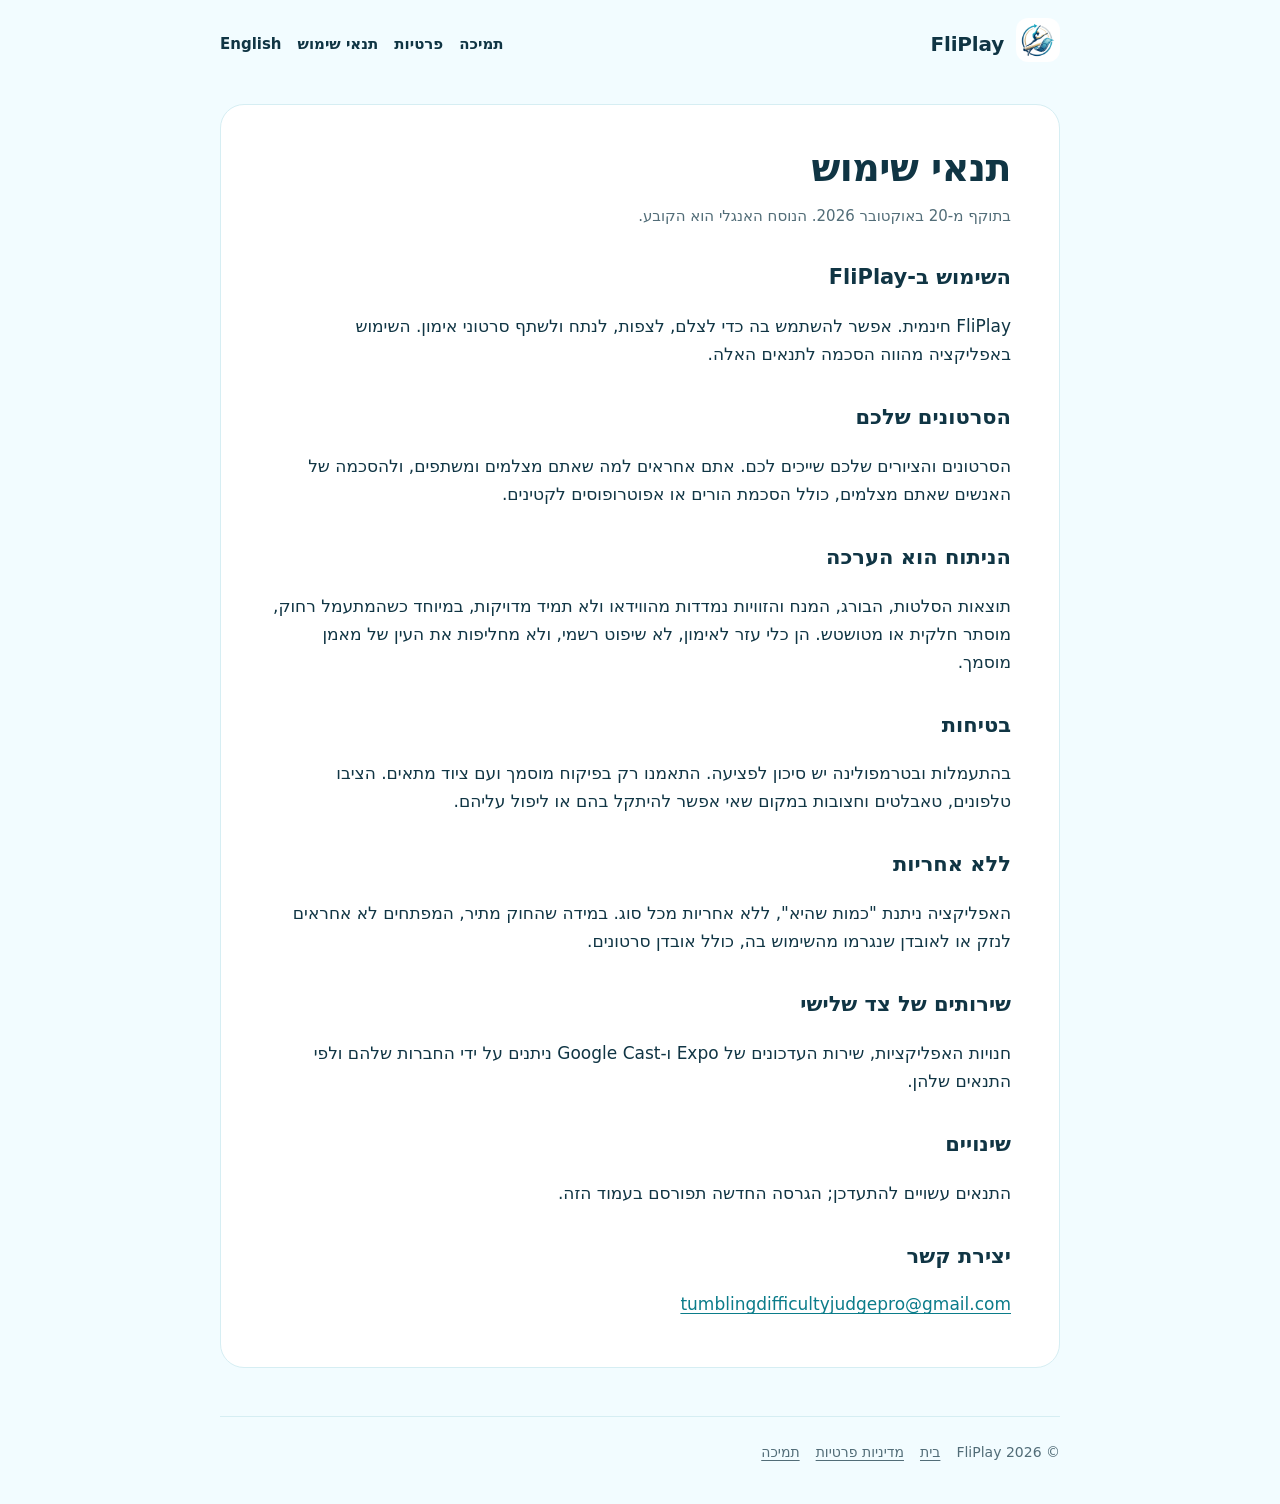
<file: he/terms.html>
<!doctype html>
<html lang="he" dir="rtl">
<head>
<meta charset="utf-8">
<meta name="viewport" content="width=device-width, initial-scale=1">
<title>תנאי שימוש — FliPlay</title>
<link rel="icon" href="../favicon.png">
<link rel="stylesheet" href="../style.css">
</head>
<body dir="rtl">
<div class="wrap">
  <header class="top">
    <a href="./"><img src="../icon.png" alt="FliPlay"></a><span class="name">FliPlay</span>
    <nav><a href="support.html">תמיכה</a><a href="privacy.html">פרטיות</a><a href="terms.html">תנאי שימוש</a><a href="../terms.html" lang="en">English</a></nav>
  </header>

  <article class="doc">
    <h1>תנאי שימוש</h1>
    <p class="date">בתוקף מ-20 באוקטובר 2026. הנוסח האנגלי הוא הקובע.</p>

    <h2>השימוש ב-FliPlay</h2>
    <p>‏FliPlay חינמית. אפשר להשתמש בה כדי לצלם, לצפות, לנתח ולשתף סרטוני אימון. השימוש באפליקציה מהווה הסכמה לתנאים האלה.</p>

    <h2>הסרטונים שלכם</h2>
    <p>הסרטונים והציורים שלכם שייכים לכם. אתם אחראים למה שאתם מצלמים ומשתפים, ולהסכמה של האנשים שאתם מצלמים, כולל הסכמת הורים או אפוטרופוסים לקטינים.</p>

    <h2>הניתוח הוא הערכה</h2>
    <p>תוצאות הסלטות, הבורג, המנח והזוויות נמדדות מהווידאו ולא תמיד מדויקות, במיוחד כשהמתעמל רחוק, מוסתר חלקית או מטושטש. הן כלי עזר לאימון, לא שיפוט רשמי, ולא מחליפות את העין של מאמן מוסמך.</p>

    <h2>בטיחות</h2>
    <p>בהתעמלות ובטרמפולינה יש סיכון לפציעה. התאמנו רק בפיקוח מוסמך ועם ציוד מתאים. הציבו טלפונים, טאבלטים וחצובות במקום שאי אפשר להיתקל בהם או ליפול עליהם.</p>

    <h2>ללא אחריות</h2>
    <p>האפליקציה ניתנת "כמות שהיא", ללא אחריות מכל סוג. במידה שהחוק מתיר, המפתחים לא אחראים לנזק או לאובדן שנגרמו מהשימוש בה, כולל אובדן סרטונים.</p>

    <h2>שירותים של צד שלישי</h2>
    <p>חנויות האפליקציות, שירות העדכונים של Expo ו-Google Cast ניתנים על ידי החברות שלהם ולפי התנאים שלהן.</p>

    <h2>שינויים</h2>
    <p>התנאים עשויים להתעדכן; הגרסה החדשה תפורסם בעמוד הזה.</p>

    <h2>יצירת קשר</h2>
    <p><a href="mailto:tumblingdifficultyjudgepro@gmail.com">tumblingdifficultyjudgepro@gmail.com</a></p>
  </article>

  <footer><span>© 2026 FliPlay</span><a href="./">בית</a><a href="privacy.html">מדיניות פרטיות</a><a href="support.html">תמיכה</a></footer>
</div>
</body>
</html>
</file>
<file: style.css>
:root {
  --ink: #103544; --muted: #526D78; --accent: #27C7D8; --accent-deep: #0B7C8A; --accent-soft: #DFF8FC;
  --page: #F2FCFF; --card: #FFFFFF; --line: #D6EEF3; --night: #070D14;
}
* { box-sizing: border-box; }
html { -webkit-text-size-adjust: 100%; }
body {
  margin: 0; background: var(--page); color: var(--ink);
  font: 17px/1.65 "Inter", "Heebo", system-ui, -apple-system, "Segoe UI", Roboto, Arial, sans-serif;
}
[dir="rtl"] body, body[dir="rtl"] { font-family: "Heebo", "Inter", system-ui, -apple-system, "Segoe UI", Arial, sans-serif; }
a { color: var(--accent-deep); text-underline-offset: 3px; overflow-wrap: anywhere; }
p, li, h1, h2, h3 { overflow-wrap: break-word; }
.wrap { max-width: 880px; margin: 0 auto; padding: 0 20px; }
header.top { display: flex; align-items: center; gap: 12px; padding: 18px 0; }
header.top img { width: 44px; height: 44px; border-radius: 12px; background: #fff; }
header.top .name { font-weight: 800; font-size: 20px; letter-spacing: -0.2px; }
header.top nav { margin-inline-start: auto; display: flex; gap: 16px; flex-wrap: wrap; font-size: 15px; font-weight: 600; }
header.top nav a { color: var(--ink); text-decoration: none; }
header.top nav a:hover { color: var(--accent-deep); }
.hero { padding: 48px 0 32px; text-align: center; }
.hero img { width: 120px; height: 120px; border-radius: 28px; background: #fff; box-shadow: 0 10px 30px rgba(16, 53, 68, 0.12); }
.hero h1 { font-size: clamp(32px, 6vw, 52px); line-height: 1.1; margin: 24px 0 12px; letter-spacing: -1px; }
.hero p { color: var(--muted); font-size: 19px; margin: 0 auto; max-width: 560px; }
.stores { display: flex; gap: 12px; justify-content: center; margin-top: 28px; flex-wrap: wrap; }
.stores span { padding: 12px 20px; border-radius: 14px; background: var(--ink); color: #fff; font-weight: 700; font-size: 15px; }
.grid { display: grid; grid-template-columns: repeat(auto-fit, minmax(240px, 1fr)); gap: 16px; margin: 24px 0 48px; }
.card { background: var(--card); border: 1px solid var(--line); border-radius: 20px; padding: 22px; }
.card h3 { margin: 0 0 6px; font-size: 18px; }
.card p { margin: 0; color: var(--muted); font-size: 15.5px; }
.doc { background: var(--card); border: 1px solid var(--line); border-radius: 24px; padding: 32px clamp(20px, 5vw, 48px); margin: 16px 0 48px; }
.doc h1 { font-size: clamp(28px, 5vw, 38px); margin: 0 0 4px; letter-spacing: -0.5px; }
.doc .date { color: var(--muted); margin: 0 0 24px; font-size: 15px; }
.doc h2 { font-size: 21px; margin: 32px 0 8px; }
.doc ul { padding-inline-start: 22px; }
.doc li { margin: 6px 0; }
.summary { background: var(--accent-soft); border-radius: 16px; padding: 16px 20px; margin: 0 0 8px; }
footer { border-top: 1px solid var(--line); padding: 24px 0 40px; color: var(--muted); font-size: 14px; display: flex; gap: 16px; flex-wrap: wrap; }
footer a { color: var(--muted); }
@media (max-width: 520px) { header.top nav { gap: 12px; font-size: 14px; } .doc { padding: 24px 18px; } }
</file>
